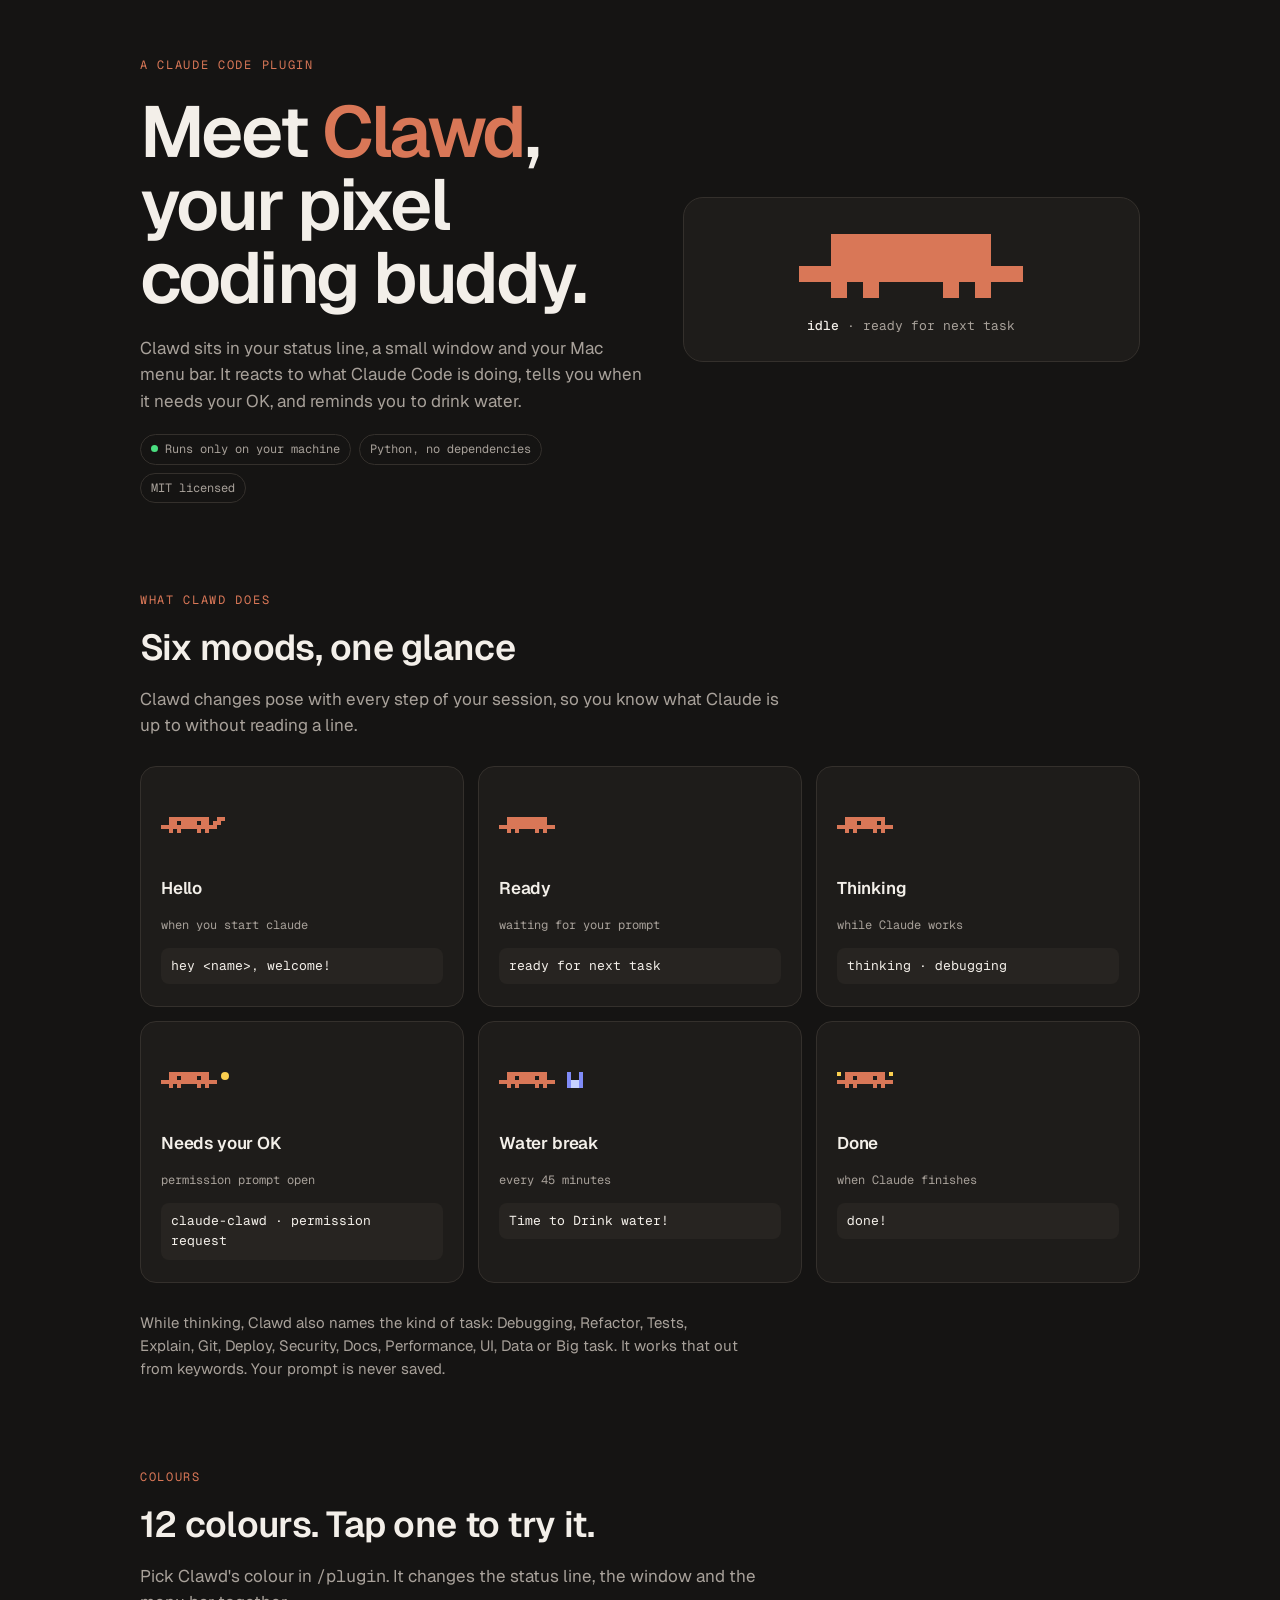
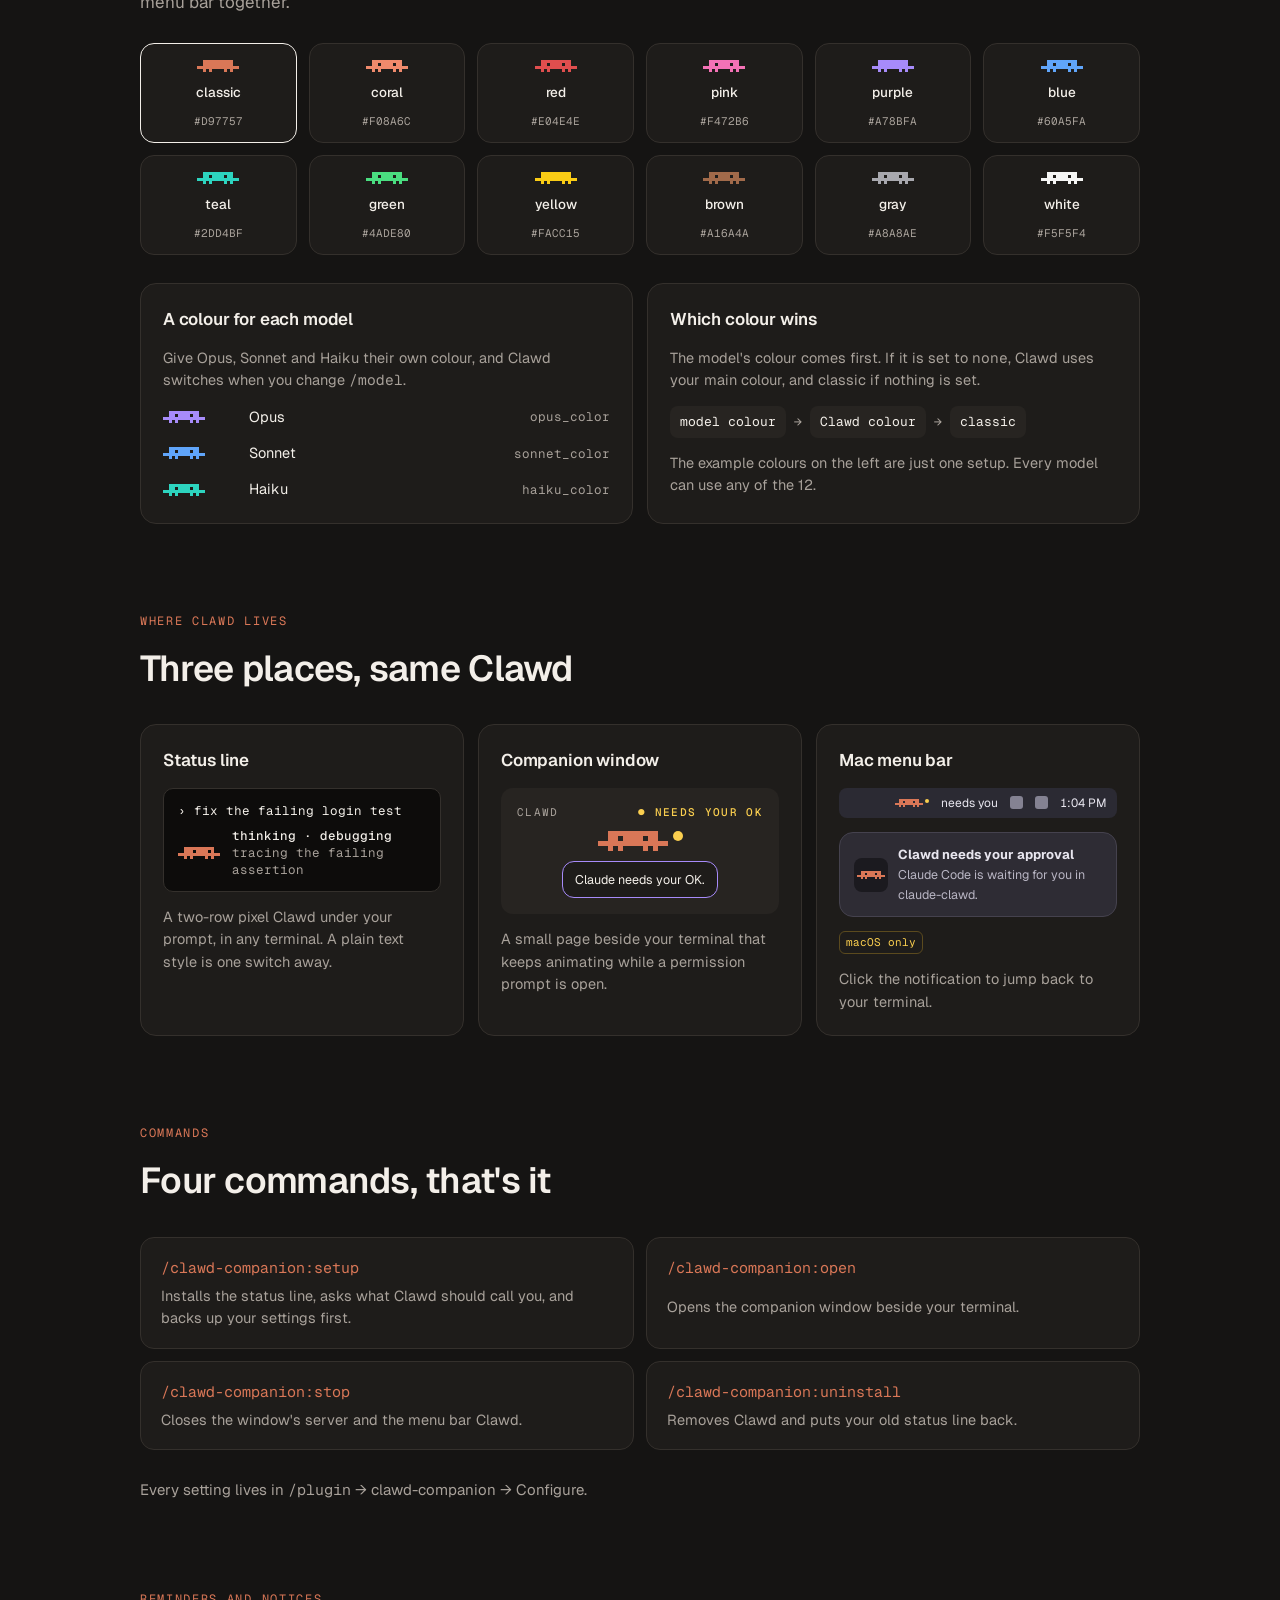
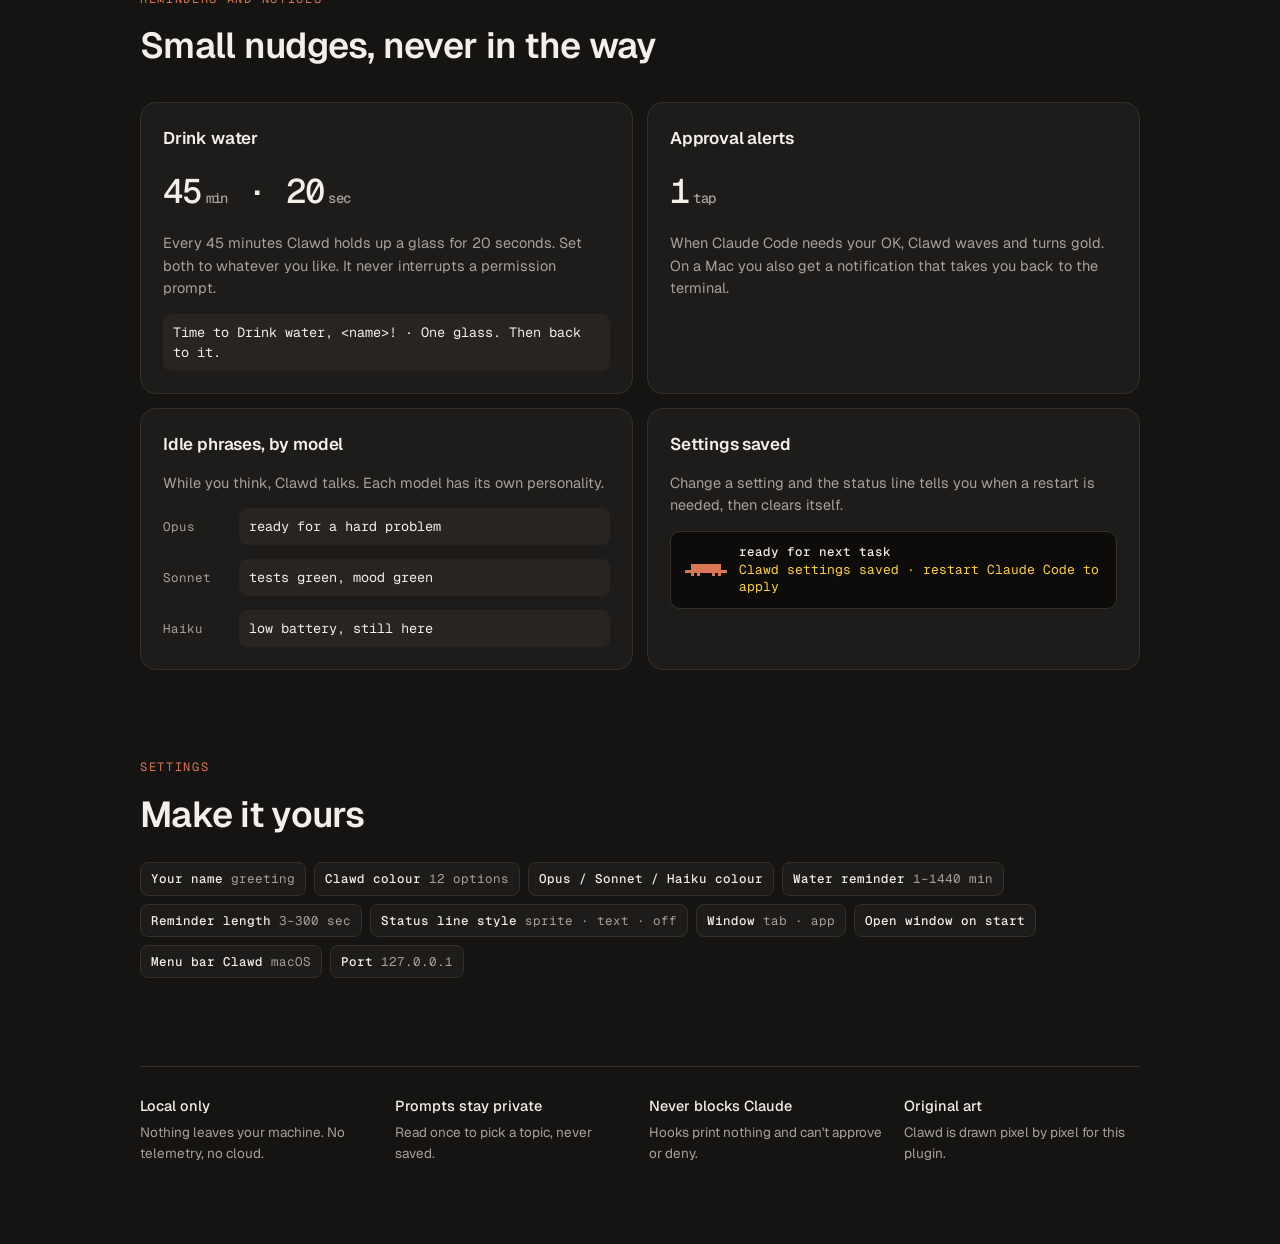
<file: index.html>
<!doctype html>
<html lang="en">
<head>
<meta charset="utf-8">
<meta name="viewport" content="width=device-width, initial-scale=1, viewport-fit=cover">
<title>Clawd Companion</title>
<link rel="preconnect" href="https://fonts.googleapis.com">
<link rel="preconnect" href="https://fonts.gstatic.com" crossorigin>
<link rel="stylesheet" href="https://fonts.googleapis.com/css2?family=Geist:wght@400;500;600;700&family=Geist+Mono:wght@400;500&display=swap">
<style>
/* Layout: one centred column of "stages", each a self-contained scene to film, pixel Clawd drawn live on canvas. Single dark look by choice, like a terminal. */
:root {
  --bg: #151413;
  --surface: #1e1c1a;
  --surface-2: #272421;
  --line: #34302c;
  --fg: #f3efe9;
  --muted: #a8a19a;
  --clawd: #d97757;
  --gold: #fbcf4f;
  --ok: #4ade80;
  --think: #a78bfa;
  --sans: "Geist", ui-sans-serif, system-ui, -apple-system, "Segoe UI", sans-serif;
  --mono: "Geist Mono", ui-monospace, "SF Mono", Menlo, Consolas, monospace;
  color-scheme: dark;
}
* { box-sizing: border-box; }
body { margin: 0; background: var(--bg); color: var(--fg); font-family: var(--sans); font-size: 16px; line-height: 1.55; }
.wrap { max-width: 1040px; margin: 0 auto; padding: 56px 20px 80px; display: grid; gap: 88px; }
h1, h2, h3 { margin: 0; text-wrap: balance; font-weight: 600; letter-spacing: -0.02em; }
h2 { font-size: clamp(26px, 3.4vw, 36px); }
h3 { font-size: 17px; letter-spacing: -0.01em; }
p { margin: 0; }
.eyebrow { font-family: var(--mono); font-size: 12px; letter-spacing: 0.14em; text-transform: uppercase; color: var(--clawd); }
.lede { color: var(--muted); max-width: 60ch; font-size: 17px; }
.head { display: grid; gap: 10px; }
.mono { font-family: var(--mono); }
canvas { image-rendering: pixelated; display: block; max-width: 100%; }

/* hero */
.hero { display: grid; grid-template-columns: 1.1fr 1fr; gap: 40px; align-items: center; }
.hero h1 { font-size: clamp(40px, 6.4vw, 72px); line-height: 1.02; letter-spacing: -0.035em; }
.hero h1 span { color: var(--clawd); transition: color .3s; }
.hero-copy { display: grid; gap: 20px; min-width: 0; }
.stage { background: var(--surface); border: 1px solid var(--line); border-radius: 20px; padding: 36px 24px 24px; display: grid; justify-items: center; gap: 18px; }
.stage .caption { font-family: var(--mono); font-size: 13px; color: var(--muted); }
.stage .caption b { color: var(--fg); font-weight: 500; }
.pills { display: flex; flex-wrap: wrap; gap: 8px; }
.pill { font-family: var(--mono); font-size: 12px; padding: 5px 10px; border-radius: 999px; border: 1px solid var(--line); color: var(--muted); }
.pill i { display: inline-block; width: 7px; height: 7px; border-radius: 50%; background: var(--ok); margin-right: 7px; vertical-align: 1px; }

/* states */
.states { display: grid; grid-template-columns: repeat(3, 1fr); gap: 14px; }
.state { background: var(--surface); border: 1px solid var(--line); border-radius: 16px; padding: 22px 20px; display: grid; gap: 14px; align-content: start; min-width: 0; }
.state .sprite-box { height: 72px; display: flex; align-items: center; }
.state .when { font-family: var(--mono); font-size: 12px; color: var(--muted); }
.state p { color: var(--muted); font-size: 14.5px; }
.state .say { font-family: var(--mono); font-size: 13px; color: var(--fg); background: var(--surface-2); border-radius: 8px; padding: 8px 10px; }

/* colours */
.swatches { display: grid; grid-template-columns: repeat(6, 1fr); gap: 12px; }
.swatch { background: var(--surface); border: 1px solid var(--line); border-radius: 14px; padding: 16px 10px 12px; display: grid; justify-items: center; gap: 10px; cursor: pointer; font: inherit; color: inherit; transition: border-color .2s, transform .2s; }
.swatch:hover { transform: translateY(-2px); }
.swatch:focus-visible { outline: 2px solid var(--gold); outline-offset: 2px; }
.swatch[aria-pressed="true"] { border-color: var(--fg); }
.swatch .nm { font-size: 13.5px; font-weight: 500; }
.swatch .hx { font-family: var(--mono); font-size: 11px; color: var(--muted); }
.models { display: grid; grid-template-columns: 1fr 1fr; gap: 14px; }
.card { background: var(--surface); border: 1px solid var(--line); border-radius: 16px; padding: 22px; display: grid; gap: 14px; align-content: start; min-width: 0; }
.card p { color: var(--muted); font-size: 14.5px; }
.chain { display: flex; flex-wrap: wrap; align-items: center; gap: 8px; font-family: var(--mono); font-size: 13px; }
.chain span { background: var(--surface-2); border-radius: 8px; padding: 6px 10px; }
.chain em { font-style: normal; color: var(--muted); }
.model-row { display: grid; grid-template-columns: 74px 1fr auto; gap: 12px; align-items: center; font-size: 14.5px; }
.model-row .mono { font-size: 12.5px; color: var(--muted); }

/* homes */
.homes { display: grid; grid-template-columns: repeat(3, 1fr); gap: 14px; }
.term { background: #0d0c0b; border: 1px solid var(--line); border-radius: 10px; padding: 12px 14px; font-family: var(--mono); font-size: 12.5px; color: var(--muted); display: grid; gap: 8px; overflow: hidden; }
.term .prompt { color: var(--fg); }
.sl { display: flex; align-items: center; gap: 12px; }
.sl .txt { line-height: 1.35; }
.sl .txt b { color: var(--fg); font-weight: 500; }
.win { background: var(--surface-2); border-radius: 12px; padding: 16px; display: grid; gap: 10px; justify-items: center; }
.win .top { width: 100%; display: flex; justify-content: space-between; font-family: var(--mono); font-size: 11px; letter-spacing: .12em; color: var(--muted); }
.win .top b { color: var(--gold); font-weight: 500; }
.win .bubble { background: var(--surface); border: 1.5px solid var(--think); border-radius: 12px; padding: 8px 12px; font-size: 12.5px; color: var(--fg); }
.menubar { background: #2b2a33; border-radius: 8px; padding: 6px 10px; display: flex; justify-content: flex-end; align-items: center; gap: 12px; font-size: 12px; color: #e8e6ef; }
.menubar .ic { width: 13px; height: 13px; border-radius: 3px; background: #9b98aa; opacity: .8; }
.menubar .clk { font-variant-numeric: tabular-nums; }
.notif { background: #2e2c34; border: 1px solid #45424e; border-radius: 14px; padding: 12px 14px; display: grid; grid-template-columns: 34px 1fr; gap: 10px; align-items: center; font-size: 12.5px; color: #e8e6ef; }
.notif .ico { width: 34px; height: 34px; border-radius: 8px; background: #1b1a1f; display: grid; place-items: center; }
.notif b { display: block; font-size: 13px; }
.notif span { color: #b8b5c3; }
.tag { font-family: var(--mono); font-size: 11px; color: var(--gold); border: 1px solid #5b4a1e; border-radius: 6px; padding: 2px 6px; justify-self: start; }

/* commands */
.cmds { display: grid; grid-template-columns: 1fr 1fr; gap: 12px; }
.cmd { background: var(--surface); border: 1px solid var(--line); border-radius: 14px; padding: 18px 20px; display: grid; gap: 6px; min-width: 0; }
.cmd code { font-family: var(--mono); font-size: 15px; color: var(--clawd); word-break: break-word; }
.cmd p { color: var(--muted); font-size: 14.5px; }

/* reminders */
.rem { display: grid; grid-template-columns: repeat(2, 1fr); gap: 14px; }
.big { font-family: var(--mono); font-size: 34px; font-weight: 500; letter-spacing: -0.02em; font-variant-numeric: tabular-nums; }
.big small { font-size: 14px; color: var(--muted); margin-left: 4px; }
.phrase { font-family: var(--mono); font-size: 13.5px; background: var(--surface-2); border-radius: 8px; padding: 8px 10px; min-height: 2.4em; transition: opacity .25s; }
.notice { font-family: var(--mono); font-size: 13px; color: var(--gold); }

/* settings + privacy */
.opts { display: flex; flex-wrap: wrap; gap: 8px; }
.opts span { font-family: var(--mono); font-size: 12.5px; background: var(--surface); border: 1px solid var(--line); border-radius: 8px; padding: 6px 10px; color: var(--muted); }
.opts span b { color: var(--fg); font-weight: 500; }
.privacy { border-top: 1px solid var(--line); padding-top: 28px; display: grid; grid-template-columns: repeat(4, 1fr); gap: 18px; }
.privacy div { display: grid; gap: 4px; }
.privacy b { font-size: 14.5px; font-weight: 500; }
.privacy span { color: var(--muted); font-size: 13.5px; }

@media (max-width: 860px) {
  .hero, .models, .cmds, .rem { grid-template-columns: 1fr; }
  .states, .homes { grid-template-columns: 1fr 1fr; }
  .swatches { grid-template-columns: repeat(4, 1fr); }
  .privacy { grid-template-columns: 1fr 1fr; }
}
@media (max-width: 520px) {
  .states, .homes, .privacy { grid-template-columns: 1fr; }
  .swatches { grid-template-columns: repeat(3, 1fr); }
  .wrap { gap: 64px; padding-block: 40px 64px; }
}
@media (prefers-reduced-motion: reduce) {
  .swatch, .hero h1 span, .phrase { transition: none; }
}
</style>
</head>
<body>

<main class="wrap">

  <section class="hero">
    <div class="hero-copy">
      <div class="eyebrow">A Claude Code plugin</div>
      <h1>Meet <span id="heroName">Clawd</span>, your pixel coding buddy.</h1>
      <p class="lede">Clawd sits in your status line, a small window and your Mac menu bar. It reacts to what Claude Code is doing, tells you when it needs your OK, and reminds you to drink water.</p>
      <div class="pills">
        <span class="pill"><i></i>Runs only on your machine</span>
        <span class="pill">Python, no dependencies</span>
        <span class="pill">MIT licensed</span>
      </div>
    </div>
    <div class="stage">
      <canvas id="hero" width="352" height="128" aria-label="Clawd, animated"></canvas>
      <div class="caption" id="heroCap"><b>idle</b> · ready for next task</div>
    </div>
  </section>

  <section class="head" style="gap:28px">
    <div class="head">
      <div class="eyebrow">What Clawd does</div>
      <h2>Six moods, one glance</h2>
      <p class="lede">Clawd changes pose with every step of your session, so you know what Claude is up to without reading a line.</p>
    </div>
    <div class="states">
      <div class="state"><div class="sprite-box"><canvas data-frames="WAVE_A,WAVE_B" data-px="4"></canvas></div><h3>Hello</h3><div class="when">when you start claude</div><div class="say">hey &lt;name&gt;, welcome!</div></div>
      <div class="state"><div class="sprite-box"><canvas data-frames="BASE,BASE,BASE,BLINK" data-px="4"></canvas></div><h3>Ready</h3><div class="when">waiting for your prompt</div><div class="say">ready for next task</div></div>
      <div class="state"><div class="sprite-box"><canvas data-frames="THINK_A,THINK_B" data-px="4"></canvas></div><h3>Thinking</h3><div class="when">while Claude works</div><div class="say">thinking · debugging</div></div>
      <div class="state"><div class="sprite-box"><canvas data-frames="ARM_UP,BASE" data-px="4" data-badge="1"></canvas></div><h3>Needs your OK</h3><div class="when">permission prompt open</div><div class="say">claude-clawd · permission request</div></div>
      <div class="state"><div class="sprite-box"><canvas data-frames="HYD_A,HYD_B" data-px="4"></canvas></div><h3>Water break</h3><div class="when">every 45 minutes</div><div class="say">Time to Drink water!</div></div>
      <div class="state"><div class="sprite-box"><canvas data-frames="HAPPY,DONE_B" data-px="4"></canvas></div><h3>Done</h3><div class="when">when Claude finishes</div><div class="say">done!</div></div>
    </div>
    <p class="lede" style="font-size:15px">While thinking, Clawd also names the kind of task: Debugging, Refactor, Tests, Explain, Git, Deploy, Security, Docs, Performance, UI, Data or Big task. It works that out from keywords. Your prompt is never saved.</p>
  </section>

  <section class="head" style="gap:28px">
    <div class="head">
      <div class="eyebrow">Colours</div>
      <h2>12 colours. Tap one to try it.</h2>
      <p class="lede">Pick Clawd's colour in <span class="mono">/plugin</span>. It changes the status line, the window and the menu bar together.</p>
    </div>
    <div class="swatches" id="swatches"></div>
    <div class="models">
      <div class="card">
        <h3>A colour for each model</h3>
        <p>Give Opus, Sonnet and Haiku their own colour, and Clawd switches when you change <span class="mono">/model</span>.</p>
        <div class="model-row"><canvas data-frames="BASE" data-px="3" data-color="#A78BFA"></canvas><span>Opus</span><span class="mono">opus_color</span></div>
        <div class="model-row"><canvas data-frames="BASE" data-px="3" data-color="#60A5FA"></canvas><span>Sonnet</span><span class="mono">sonnet_color</span></div>
        <div class="model-row"><canvas data-frames="BASE" data-px="3" data-color="#2DD4BF"></canvas><span>Haiku</span><span class="mono">haiku_color</span></div>
      </div>
      <div class="card">
        <h3>Which colour wins</h3>
        <p>The model's colour comes first. If it is set to <span class="mono">none</span>, Clawd uses your main colour, and classic if nothing is set.</p>
        <div class="chain"><span>model colour</span><em>→</em><span>Clawd colour</span><em>→</em><span>classic</span></div>
        <p>The example colours on the left are just one setup. Every model can use any of the 12.</p>
      </div>
    </div>
  </section>

  <section class="head" style="gap:28px">
    <div class="head">
      <div class="eyebrow">Where Clawd lives</div>
      <h2>Three places, same Clawd</h2>
    </div>
    <div class="homes">
      <div class="card">
        <h3>Status line</h3>
        <div class="term">
          <div class="prompt">› fix the failing login test</div>
          <div class="sl"><canvas data-frames="THINK_A,THINK_B" data-px="3"></canvas><div class="txt"><b>thinking · debugging</b><br>tracing the failing assertion</div></div>
        </div>
        <p>A two-row pixel Clawd under your prompt, in any terminal. A plain text style is one switch away.</p>
      </div>
      <div class="card">
        <h3>Companion window</h3>
        <div class="win">
          <div class="top"><span>CLAWD</span><b>● NEEDS YOUR OK</b></div>
          <canvas data-frames="ARM_UP,BASE" data-px="5" data-badge="1"></canvas>
          <div class="bubble">Claude needs your OK.</div>
        </div>
        <p>A small page beside your terminal that keeps animating while a permission prompt is open.</p>
      </div>
      <div class="card">
        <h3>Mac menu bar</h3>
        <div class="menubar"><canvas data-frames="ARM_UP,BASE" data-px="2" data-badge="1"></canvas><span>needs you</span><i class="ic"></i><i class="ic"></i><span class="clk">1:04 PM</span></div>
        <div class="notif"><div class="ico"><canvas data-frames="BASE" data-px="2"></canvas></div><div><b>Clawd needs your approval</b><span>Claude Code is waiting for you in claude-clawd.</span></div></div>
        <span class="tag">macOS only</span>
        <p>Click the notification to jump back to your terminal.</p>
      </div>
    </div>
  </section>

  <section class="head" style="gap:28px">
    <div class="head">
      <div class="eyebrow">Commands</div>
      <h2>Four commands, that's it</h2>
    </div>
    <div class="cmds">
      <div class="cmd"><code>/clawd-companion:setup</code><p>Installs the status line, asks what Clawd should call you, and backs up your settings first.</p></div>
      <div class="cmd"><code>/clawd-companion:open</code><p>Opens the companion window beside your terminal.</p></div>
      <div class="cmd"><code>/clawd-companion:stop</code><p>Closes the window's server and the menu bar Clawd.</p></div>
      <div class="cmd"><code>/clawd-companion:uninstall</code><p>Removes Clawd and puts your old status line back.</p></div>
    </div>
    <p class="lede" style="font-size:15px">Every setting lives in <span class="mono">/plugin</span> → clawd-companion → Configure.</p>
  </section>

  <section class="head" style="gap:28px">
    <div class="head">
      <div class="eyebrow">Reminders and notices</div>
      <h2>Small nudges, never in the way</h2>
    </div>
    <div class="rem">
      <div class="card">
        <h3>Drink water</h3>
        <div class="big">45<small>min</small> · 20<small>sec</small></div>
        <p>Every 45 minutes Clawd holds up a glass for 20 seconds. Set both to whatever you like. It never interrupts a permission prompt.</p>
        <div class="phrase" id="water">Time to Drink water, &lt;name&gt;! · One glass. Then back to it.</div>
      </div>
      <div class="card">
        <h3>Approval alerts</h3>
        <div class="big">1<small>tap</small></div>
        <p>When Claude Code needs your OK, Clawd waves and turns gold. On a Mac you also get a notification that takes you back to the terminal.</p>
      </div>
      <div class="card">
        <h3>Idle phrases, by model</h3>
        <p>While you think, Clawd talks. Each model has its own personality.</p>
        <div class="model-row" style="grid-template-columns:64px 1fr"><span class="mono">Opus</span><div class="phrase" data-list="opus"></div></div>
        <div class="model-row" style="grid-template-columns:64px 1fr"><span class="mono">Sonnet</span><div class="phrase" data-list="sonnet"></div></div>
        <div class="model-row" style="grid-template-columns:64px 1fr"><span class="mono">Haiku</span><div class="phrase" data-list="haiku"></div></div>
      </div>
      <div class="card">
        <h3>Settings saved</h3>
        <p>Change a setting and the status line tells you when a restart is needed, then clears itself.</p>
        <div class="term"><div class="sl"><canvas data-frames="BASE,BASE,BASE,BLINK" data-px="3"></canvas><div class="txt"><b>ready for next task</b><br><span class="notice">Clawd settings saved · restart Claude Code to apply</span></div></div></div>
      </div>
    </div>
  </section>

  <section class="head" style="gap:20px">
    <div class="head">
      <div class="eyebrow">Settings</div>
      <h2>Make it yours</h2>
    </div>
    <div class="opts">
      <span><b>Your name</b> greeting</span>
      <span><b>Clawd colour</b> 12 options</span>
      <span><b>Opus / Sonnet / Haiku colour</b></span>
      <span><b>Water reminder</b> 1–1440 min</span>
      <span><b>Reminder length</b> 3–300 sec</span>
      <span><b>Status line style</b> sprite · text · off</span>
      <span><b>Window</b> tab · app</span>
      <span><b>Open window on start</b></span>
      <span><b>Menu bar Clawd</b> macOS</span>
      <span><b>Port</b> 127.0.0.1</span>
    </div>
  </section>

  <footer class="privacy">
    <div><b>Local only</b><span>Nothing leaves your machine. No telemetry, no cloud.</span></div>
    <div><b>Prompts stay private</b><span>Read once to pick a topic, never saved.</span></div>
    <div><b>Never blocks Claude</b><span>Hooks print nothing and can't approve or deny.</span></div>
    <div><b>Original art</b><span>Clawd is drawn pixel by pixel for this plugin.</span></div>
  </footer>
</main>

<script>
(function () {
  var GRIDS = {
    BASE:    ["..BBBBBBBBBB..", "..BB.BBBB.BB..", "BBBBBBBBBBBBBB", "..B.B....B.B.."],
    BLINK:   ["..BBBBBBBBBB..", "..BBBBBBBBBB..", "BBBBBBBBBBBBBB", "..B.B....B.B.."],
    THINK_A: ["..BBBBBBBBBB..", "..B.BBBB.BBB..", "BBBBBBBBBBBBBB", "..B.B....B.B.."],
    THINK_B: ["..BBBBBBBBBB..", "..BBB.BBBB.B..", "BBBBBBBBBBBBBB", "..B.B....B.B.."],
    ARM_UP:  ["..BBBBBBBBBB.B", "..BB.BBBB.BBBB", "BBBBBBBBBBBB..", "..B.B....B.B.."],
    HAPPY:   ["B.BBBBBBBBBB.B", "BBBB.BBBB.BBBB", "..BBBBBBBBBB..", "..B.B....B.B.."],
    DONE_B:  ["S.BBBBBBBBBB.S", "..BB.BBBB.BB..", "BBBBBBBBBBBBBB", "..B.B....B.B.."],
    WAVE_A:  ["..BBBBBBBBBB.B..", "..BB.BBBB.BBBB..", "BBBBBBBBBBBB....", "..B.B....B.B...."],
    WAVE_B:  ["..BBBBBBBBBB..BB", "..BB.BBBB.BB.BB.", "BBBBBBBBBBBBBB..", "..B.B....B.B...."],
    HYD_A:   ["..BBBBBBBBBB.....G..G.", "..BB.BBBB.BB.....GWWG.", "BBBBBBBBBBBBBB...GWWG.", "..B.B....B.B.....GWWG."],
    HYD_B:   ["..BBBBBBBBBB.....G..G.", "..BB.BBBB.BB.....G..G.", "BBBBBBBBBBBBBB...GWWG.", "..B.B....B.B.....GWWG."]
  };
  var EXTRA = { S: "#FBCF4F", G: "#818CF8", W: "#C7D2FE" };
  var COLORS = [
    ["classic", "#D97757"], ["coral", "#F08A6C"], ["red", "#E04E4E"], ["pink", "#F472B6"],
    ["purple", "#A78BFA"], ["blue", "#60A5FA"], ["teal", "#2DD4BF"], ["green", "#4ADE80"],
    ["yellow", "#FACC15"], ["brown", "#A16A4A"], ["gray", "#A8A8AE"], ["white", "#F5F5F4"]
  ];
  var PHRASES = {
    opus: ["ready for a hard problem", "thinking in first principles", "edge cases already listed", "proof first, code second", "weighing the tradeoffs", "assumptions checked twice", "one more step of reasoning", "big picture loaded"],
    sonnet: ["ready for next task", "tests green, mood green", "no bugs, only features", "coffee loaded, brain compiling", "git commit -m \"progress\"", "it works on my machine", "ship it, then polish", "one bug at a time", "refactor later, maybe", "semicolons in place"],
    haiku: ["ready... ish", "five more minutes", "low battery, still here", "short tasks only please", "doing the bare minimum", "napping between prompts", "fast, not fancy", "yawn... send it over"]
  };
  var WATER = [
    ["Drink some water.", "One glass. Then back to it."], ["Time for a glass.", "Your code will wait."],
    ["Water break.", "Stand up while you are at it."], ["Hydrate.", "Small habit. Real difference."],
    ["Refill the glass.", "Then pick up where you left off."]
  ];
  var HERO_STATES = [
    ["WAVE_A,WAVE_B", "hello", "hey <name>, welcome!"],
    ["BASE,BASE,BASE,BLINK", "idle", "ready for next task"],
    ["THINK_A,THINK_B", "thinking", "debugging · tracing the failing assertion"],
    ["ARM_UP,BASE", "needs your OK", "claude-clawd · permission request", 1],
    ["HYD_A,HYD_B", "water break", "Time to Drink water!"],
    ["HAPPY,DONE_B", "done", "all tests passing"]
  ];
  var reduce = window.matchMedia && matchMedia("(prefers-reduced-motion: reduce)").matches;
  var body = "#D97757";

  function draw(cv, name, color, px, badge) {
    var g = GRIDS[name] || GRIDS.BASE;
    var w = g[0].length * px + (badge ? px * 3 : 0), h = g.length * px;
    if (cv.width !== w || cv.height !== h) { cv.width = w; cv.height = h; }
    var c = cv.getContext("2d");
    c.clearRect(0, 0, w, h);
    for (var r = 0; r < g.length; r++) for (var x = 0; x < g[r].length; x++) {
      var ch = g[r][x];
      if (ch === ".") continue;
      c.fillStyle = EXTRA[ch] || color;
      c.fillRect(x * px, r * px, px, px);
    }
    if (badge) {
      c.fillStyle = EXTRA.S;
      c.beginPath(); c.arc(w - px, px, px, 0, Math.PI * 2); c.fill();
    }
  }

  var sprites = Array.prototype.map.call(document.querySelectorAll("canvas[data-frames]"), function (cv) {
    return { cv: cv, frames: cv.dataset.frames.split(","), px: +cv.dataset.px || 4,
             badge: !!cv.dataset.badge, fixed: cv.dataset.color || null };
  });

  // hero: a big Clawd that walks through every state
  var hero = document.getElementById("hero"), heroCap = document.getElementById("heroCap");
  var heroState = 1;

  // swatches
  var sw = document.getElementById("swatches");
  COLORS.forEach(function (c, i) {
    var b = document.createElement("button");
    b.className = "swatch"; b.type = "button";
    b.setAttribute("aria-pressed", i === 0 ? "true" : "false");
    b.innerHTML = '<canvas data-frames="BASE,BASE,BASE,BLINK" data-px="3"></canvas><span class="nm"></span><span class="hx"></span>';
    b.querySelector(".nm").textContent = c[0];
    b.querySelector(".hx").textContent = c[1];
    var cv = b.querySelector("canvas");
    sprites.push({ cv: cv, frames: ["BASE", "BASE", "BASE", "BLINK"], px: 3, badge: false, fixed: c[1], offset: i });
    b.addEventListener("click", function () {
      body = c[1];
      document.getElementById("heroName").style.color = c[1];
      Array.prototype.forEach.call(sw.children, function (el) { el.setAttribute("aria-pressed", el === b ? "true" : "false"); });
      tick(true);
    });
    sw.appendChild(b);
  });

  // rotating phrases
  var phraseEls = document.querySelectorAll(".phrase[data-list]");
  var water = document.getElementById("water");
  function phrases(n) {
    Array.prototype.forEach.call(phraseEls, function (el, i) {
      var list = PHRASES[el.dataset.list];
      el.textContent = list[(n + i) % list.length];
    });
    var w = WATER[n % WATER.length];
    water.textContent = (n % 2 ? w[0] : "Time to Drink water, <name>!") + " · " + w[1];
  }

  var t = 0;
  function tick(still) {
    if (!still) t++;
    var hs = HERO_STATES[heroState], hf = hs[0].split(",");
    draw(hero, hf[t % hf.length], body, 16, !!hs[3]);
    heroCap.innerHTML = "";
    var b = document.createElement("b"); b.textContent = hs[1];
    heroCap.appendChild(b); heroCap.appendChild(document.createTextNode(" · " + hs[2]));
    sprites.forEach(function (s) {
      var f = s.frames[(t + (s.offset || 0)) % s.frames.length];
      draw(s.cv, f, s.fixed || body, s.px, s.badge);
    });
  }

  phrases(0);
  tick(true);
  if (!reduce) {
    setInterval(function () { tick(false); }, 500);
    setInterval(function () { heroState = (heroState + 1) % HERO_STATES.length; }, 3000);
    var p = 0;
    setInterval(function () { phrases(++p); }, 2500);
  }
})();
</script>
</body>
</html>
</file>
